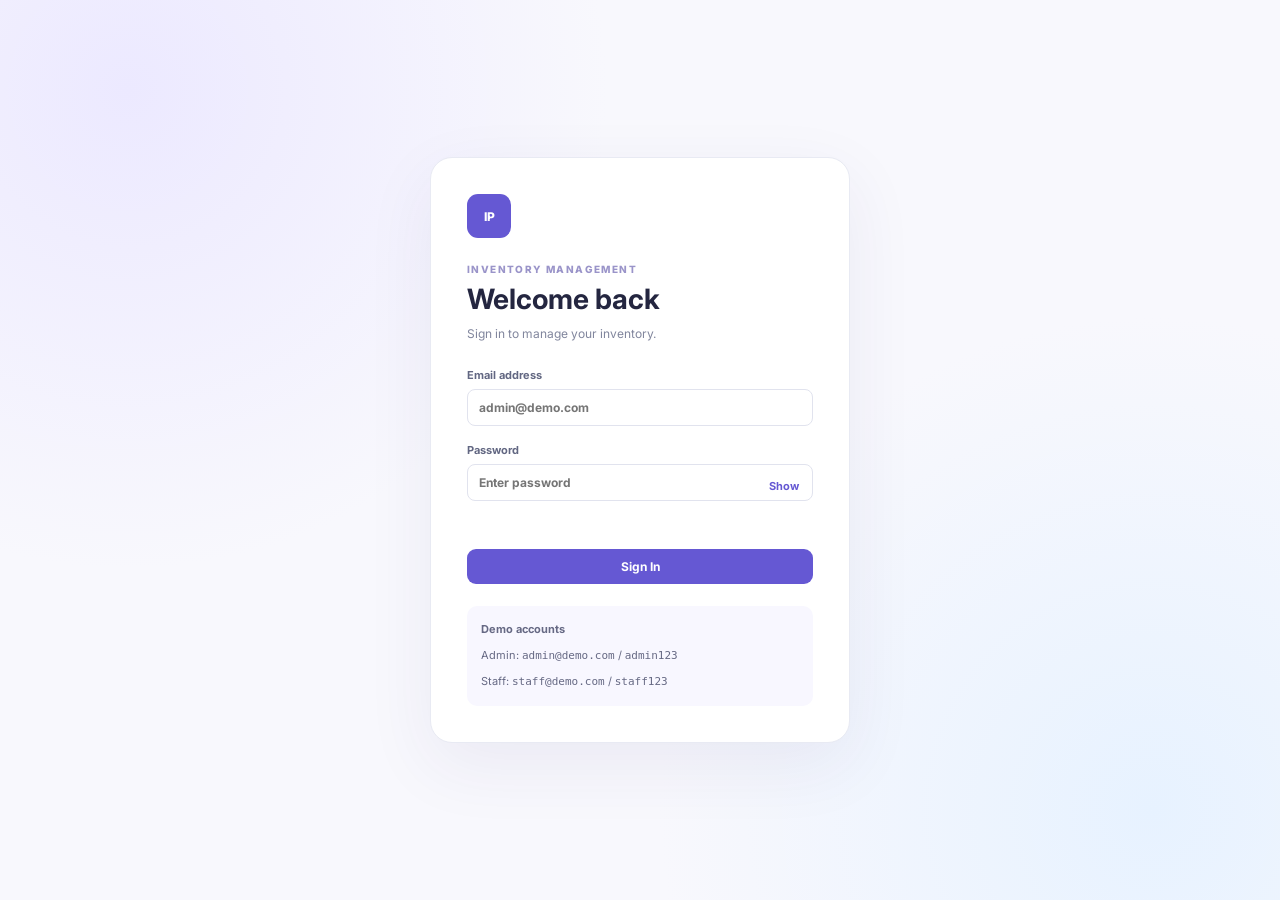
<file: Day-26/login.html>
<!DOCTYPE html>
<html lang="en">
<head>
  <meta charset="UTF-8">
  <meta name="viewport" content="width=device-width, initial-scale=1.0">
  <title>Sign In | InventoryPro</title>
  <link rel="stylesheet" href="css/style.css">
</head>
<body class="login-body">
  <main class="login-card">
    <div class="brand-mark">IP</div>
    <p class="eyebrow">INVENTORY MANAGEMENT</p>
    <h1>Welcome back</h1>
    <p class="muted">Sign in to manage your inventory.</p>
    <form id="loginForm" class="form-stack">
      <label>Email address<input id="loginEmail" type="email" placeholder="admin@demo.com" required></label>
      <label>Password<div class="password-wrap"><input id="loginPassword" type="password" placeholder="Enter password" required><button type="button" class="password-toggle" id="togglePassword">Show</button></div></label>
      <p id="loginError" class="form-error" role="alert"></p>
      <button class="btn btn-primary btn-full" type="submit">Sign In</button>
    </form>
    <div class="demo-box">
      <strong>Demo accounts</strong>
      <p>Admin: <code>admin@demo.com</code> / <code>admin123</code></p>
      <p>Staff: <code>staff@demo.com</code> / <code>staff123</code></p>
    </div>
  </main>
  <script src="js/storage.js"></script>
  <script src="js/auth.js"></script>
  <script>
    document.addEventListener("DOMContentLoaded", () => Auth.initLogin());
  </script>
</body>
</html>
</file>
<file: Day-26/css/style.css>
@import url('https://fonts.googleapis.com/css2?family=Inter:wght@400;500;600;700;800&display=swap');
:root{--primary:#6558d3;--primary-dark:#5043b5;--bg:#f5f6fc;--text:#242640;--muted:#81869d;--border:#e8eaf3;--green:#13865f;--red:#d7475b;--amber:#d18b1c;--white:#fff;--shadow:0 8px 28px rgba(36,38,64,.045)}
*{box-sizing:border-box}body{margin:0;background:var(--bg);color:var(--text);font-family:Inter,-apple-system,BlinkMacSystemFont,"Segoe UI",sans-serif;font-size:14px}button,input,select,textarea{font:inherit}button,a{-webkit-tap-highlight-color:transparent}a{color:inherit;text-decoration:none}h1,h2,h3,p{margin-top:0}h1{font-size:25px;margin-bottom:0}h2{font-size:22px;margin-bottom:8px}h3{font-size:16px;margin-bottom:14px}.muted{color:var(--muted);font-size:12px;line-height:1.6;margin-bottom:0}.eyebrow,.sidebar-label{font-size:10px;font-weight:800;letter-spacing:1.4px;color:#9a94c9;margin-bottom:7px}.app-shell{min-height:100vh}.sidebar{width:244px;position:fixed;inset:0 auto 0 0;background:#fff;border-right:1px solid var(--border);padding:24px 16px;display:flex;flex-direction:column;z-index:10}.brand{display:flex;align-items:center;gap:10px;font-size:17px;font-weight:800;padding:0 8px 30px}.brand-light{font-weight:500;color:var(--muted)}.brand-mark{width:34px;height:34px;border-radius:11px;background:var(--primary);color:white;display:inline-grid;place-items:center;font-size:12px;font-weight:800;flex-shrink:0}.sidebar-label{padding:0 10px;margin-bottom:12px;color:#a0a3b7}.side-nav{display:grid;gap:5px}.nav-link{display:flex;align-items:center;gap:12px;padding:12px 13px;border-radius:10px;color:#747991;font-weight:600;font-size:13px;transition:.18s}.nav-link:hover,.nav-link.active{background:#f0eeff;color:var(--primary)}.nav-link span{display:flex;align-items:center;justify-content:space-between;gap:8px;flex:1}.nav-count{font-size:10px;background:#fbe8eb;color:var(--red);padding:3px 6px;border-radius:20px}.sidebar-bottom{margin-top:auto;display:grid;gap:14px}.sidebar-user{display:flex;align-items:center;gap:10px;padding:14px 7px 0;border-top:1px solid var(--border)}.sidebar-user strong,.sidebar-user small{display:block}.sidebar-user strong{font-size:12px}.sidebar-user small{font-size:10px;color:var(--muted);margin-top:4px}.avatar{width:34px;height:34px;border-radius:50%;display:grid;place-items:center;background:#e8e5ff;color:var(--primary);font-weight:800}.main-content{margin-left:244px;padding:28px 32px 48px;max-width:1800px}.topbar{display:flex;justify-content:space-between;align-items:center;margin-bottom:30px;padding-bottom:22px;border-bottom:1px solid var(--border)}.topbar-actions{display:flex;align-items:center;gap:15px}.topbar-date{font-size:11px;color:var(--muted)}.icon-button{border:1px solid var(--border);background:white;width:38px;height:38px;border-radius:12px;cursor:pointer;position:relative;font-size:17px}.notification-dot{position:absolute;top:-5px;right:-5px;background:var(--red);color:white;font-size:9px;border-radius:12px;padding:2px 5px}.app-section{display:none}.app-section.active{display:block}.dashboard-toolbar,.section-heading{display:flex;align-items:center;justify-content:space-between;gap:16px;flex-wrap:wrap;margin-bottom:20px}.dashboard-toolbar h2{margin-bottom:6px}.chart-filters{display:flex;align-items:end;gap:9px;flex-wrap:wrap}.filter-field{display:block;min-width:180px;color:var(--muted);font-size:11px;font-weight:700}.filter-field select{margin-top:7px}.stat-grid{display:grid;grid-template-columns:repeat(4,minmax(0,1fr));gap:15px;margin-bottom:22px}.chart-stat-grid{grid-template-columns:repeat(5,minmax(0,1fr))}.stat-card{position:relative;background:#fff;border:1px solid var(--border);border-radius:15px;padding:19px;box-shadow:var(--shadow);min-width:0;overflow-wrap:anywhere}.stat-card>span:first-child{font-size:11px;color:var(--muted);font-weight:600}.stat-card h2{font-size:25px;letter-spacing:-.7px;margin:13px 0 7px}.stat-card small{font-size:10px;color:var(--muted)}.stat-icon{position:absolute;right:15px;top:15px;width:30px;height:30px;border-radius:10px;display:grid;place-items:center;font-weight:800}.purple{background:#efedff;color:#6558d3}.blue{background:#e9f2ff;color:#4583db}.amber{background:#fff4dd;color:#c58716}.red{background:#ffebee;color:#d7475b}.green{background:#e4f8ef;color:#13865f}.charts-grid{display:grid;grid-template-columns:repeat(2,minmax(0,1fr));gap:18px;margin-bottom:20px}.panel{background:white;border:1px solid var(--border);border-radius:15px;padding:22px;margin-bottom:18px;box-shadow:var(--shadow);min-width:0}.chart-panel{margin:0;min-width:0}.chart-heading{margin-bottom:17px}.chart-heading h3{margin-bottom:6px}.chart-canvas-wrap{position:relative;width:100%;height:290px;min-width:0}.doughnut-wrap{max-width:430px;margin:auto}.section-heading h2{margin-bottom:5px}.text-link{color:var(--primary);font-size:12px;font-weight:700}.btn{border:0;border-radius:9px;padding:10px 14px;cursor:pointer;font-size:12px;font-weight:700;transition:background .18s,transform .18s;white-space:nowrap}.btn:hover{transform:translateY(-1px)}.btn-primary{background:var(--primary);color:#fff}.btn-primary:hover{background:var(--primary-dark)}.btn-light{background:#f2f2f9;color:#626782;border:1px solid var(--border)}.btn-danger{background:#ffedf0;color:var(--red)}.btn-full{width:100%}label{display:block;font-size:11px;font-weight:700;color:#626782}input,select,textarea{display:block;width:100%;margin-top:7px;padding:10px 11px;border:1px solid #e1e3ee;border-radius:8px;background:#fff;color:var(--text);outline:none;font-size:12px;min-width:0}input:focus,select:focus,textarea:focus{border-color:#a7a0ee;box-shadow:0 0 0 3px rgba(101,88,211,.08)}textarea{resize:vertical}.two-column{display:grid;grid-template-columns:minmax(0,1.4fr) minmax(250px,1fr);gap:18px}.form-grid{display:grid;grid-template-columns:repeat(2,minmax(0,1fr));gap:15px}.form-stack{display:grid;gap:17px}.span-2{grid-column:span 2}.form-actions{display:flex;gap:9px;align-items:center}.inline-form{display:flex;align-items:end;gap:12px;flex-wrap:wrap}.inline-form label{flex:1;min-width:170px}.table-toolbar{display:flex;gap:10px;margin-bottom:15px}.table-toolbar input{max-width:320px;margin-top:0}.table-toolbar select{max-width:190px;margin-top:0}.table-wrap{width:100%;overflow-x:auto}table{border-collapse:collapse;width:100%;min-width:650px;text-align:left}th{font-size:10px;letter-spacing:.4px;text-transform:uppercase;color:#969ab0;font-weight:800;background:#fafaff}th,td{padding:13px 12px;border-bottom:1px solid #eff0f6;font-size:11px;vertical-align:middle}td{color:#555a75}tbody tr:last-child td{border-bottom:0}tbody tr:hover{background:#fcfbff}.table-actions{display:flex;gap:6px}.table-actions button{padding:6px 8px;font-size:10px}.pill{display:inline-block;border-radius:20px;padding:5px 8px;font-size:10px;font-weight:700;background:#e5f7ef;color:var(--green);white-space:nowrap}.pill.low{background:#fff3dc;color:#b87a10}.pill.out{background:#ffeaed;color:var(--red)}.mini-stat-list{display:grid;gap:0}.mini-stat-list>div{display:flex;justify-content:space-between;gap:10px;padding:16px 0;border-bottom:1px solid var(--border);font-size:12px;color:var(--muted)}.mini-stat-list strong{color:var(--text)}.hint{font-size:11px;color:var(--muted);line-height:1.7;margin:16px 0 0}.notification-list{display:grid;gap:10px}.notification-item{display:flex;gap:13px;align-items:flex-start;padding:17px;background:white;border:1px solid var(--border);border-radius:12px}.notification-item.unread{border-left:3px solid var(--primary);background:#fdfcff}.notification-symbol{width:34px;height:34px;border-radius:10px;background:#f0eeff;color:var(--primary);display:grid;place-items:center;flex-shrink:0}.notification-content{flex:1;min-width:0}.notification-content strong{font-size:12px}.notification-content p{font-size:11px;color:var(--muted);margin:5px 0}.notification-content small{font-size:10px;color:#a0a3b7}.toast-region{position:fixed;right:20px;bottom:20px;z-index:100;display:grid;gap:8px}.toast{background:#292a45;color:white;padding:12px 16px;border-radius:10px;box-shadow:0 8px 28px #2222;font-size:12px;max-width:320px}.empty-state{padding:28px!important;text-align:center;color:var(--muted)}.login-body{min-height:100vh;display:grid;place-items:center;padding:24px;background:radial-gradient(circle at 10% 10%,#ece9ff,transparent 34%),radial-gradient(circle at 90% 90%,#e7f2ff,transparent 35%),#f8f8fd}.login-card{width:min(100%,420px);background:white;border:1px solid var(--border);border-radius:22px;padding:36px;box-shadow:0 22px 70px #35316d12}.login-card>.brand-mark{margin-bottom:25px;width:44px;height:44px}.login-card h1{font-size:28px;margin-bottom:8px}.login-card>.muted{margin-bottom:25px}.password-wrap{position:relative}.password-wrap input{padding-right:60px}.password-toggle{position:absolute;right:8px;top:14px;border:0;background:transparent;color:var(--primary);font-size:11px;font-weight:700;cursor:pointer}.demo-box{margin-top:22px;padding:14px;background:#f8f7ff;border-radius:10px;font-size:11px;line-height:1.8;color:#666984}.demo-box p{margin:6px 0 0}.form-error{font-size:11px;color:var(--red);min-height:14px;margin:0}.report-grid{display:grid;grid-template-columns:repeat(3,minmax(0,1fr));gap:16px}.report-card{border:1px solid var(--border);border-radius:13px;padding:18px;background:white}.report-card h3{margin-bottom:8px}.report-card p{color:var(--muted);font-size:11px;line-height:1.7}.report-card .btn{margin-top:8px}
@media(max-width:1300px){.chart-stat-grid{grid-template-columns:repeat(3,minmax(0,1fr))}.main-content{padding:24px}.sidebar{width:220px}.main-content{margin-left:220px}}
@media(max-width:950px){.sidebar{width:72px;padding:20px 10px}.brand{padding:0 8px 28px}.brand>span:last-child,.sidebar-label,.nav-link span,.sidebar-user>div:not(.avatar),.sidebar-bottom .btn{display:none}.nav-link{justify-content:center;padding:13px 8px;font-size:17px}.nav-link span:has(.nav-count){display:none}.sidebar-user{justify-content:center;padding-top:14px}.main-content{margin-left:72px}.charts-grid{grid-template-columns:1fr}.two-column{grid-template-columns:1fr}.report-grid{grid-template-columns:repeat(2,minmax(0,1fr))}}
@media(max-width:600px){.main-content{padding:18px 13px 35px}.topbar{align-items:flex-start;margin-bottom:22px}.topbar h1{font-size:21px}.topbar-date{display:none}.chart-stat-grid,.stat-grid{grid-template-columns:repeat(2,minmax(0,1fr));gap:10px}.stat-card{padding:14px}.stat-card h2{font-size:21px}.chart-filters{display:grid;grid-template-columns:1fr 1fr;width:100%}.filter-field{grid-column:1/-1;min-width:0}.chart-filters .btn{width:100%;padding:10px 7px}.chart-canvas-wrap{height:250px}.panel{padding:15px}.form-grid{grid-template-columns:1fr}.span-2{grid-column:span 1}.inline-form{align-items:stretch}.inline-form label{min-width:100%}.table-toolbar{flex-direction:column}.table-toolbar input,.table-toolbar select{max-width:none}.report-grid{grid-template-columns:1fr}.login-card{padding:25px}.section-heading{align-items:flex-start}.section-heading .btn{white-space:normal}}
</file>
<file: Day-26/css/reports.css>
/* Reports page supplements the shared style.css */
.reports-intro{margin-bottom:22px}
.report-number{font-size:24px;font-weight:800;margin:12px 0;color:#292a45}
.export-actions{display:flex;gap:8px;flex-wrap:wrap;margin-top:12px}
</file>
